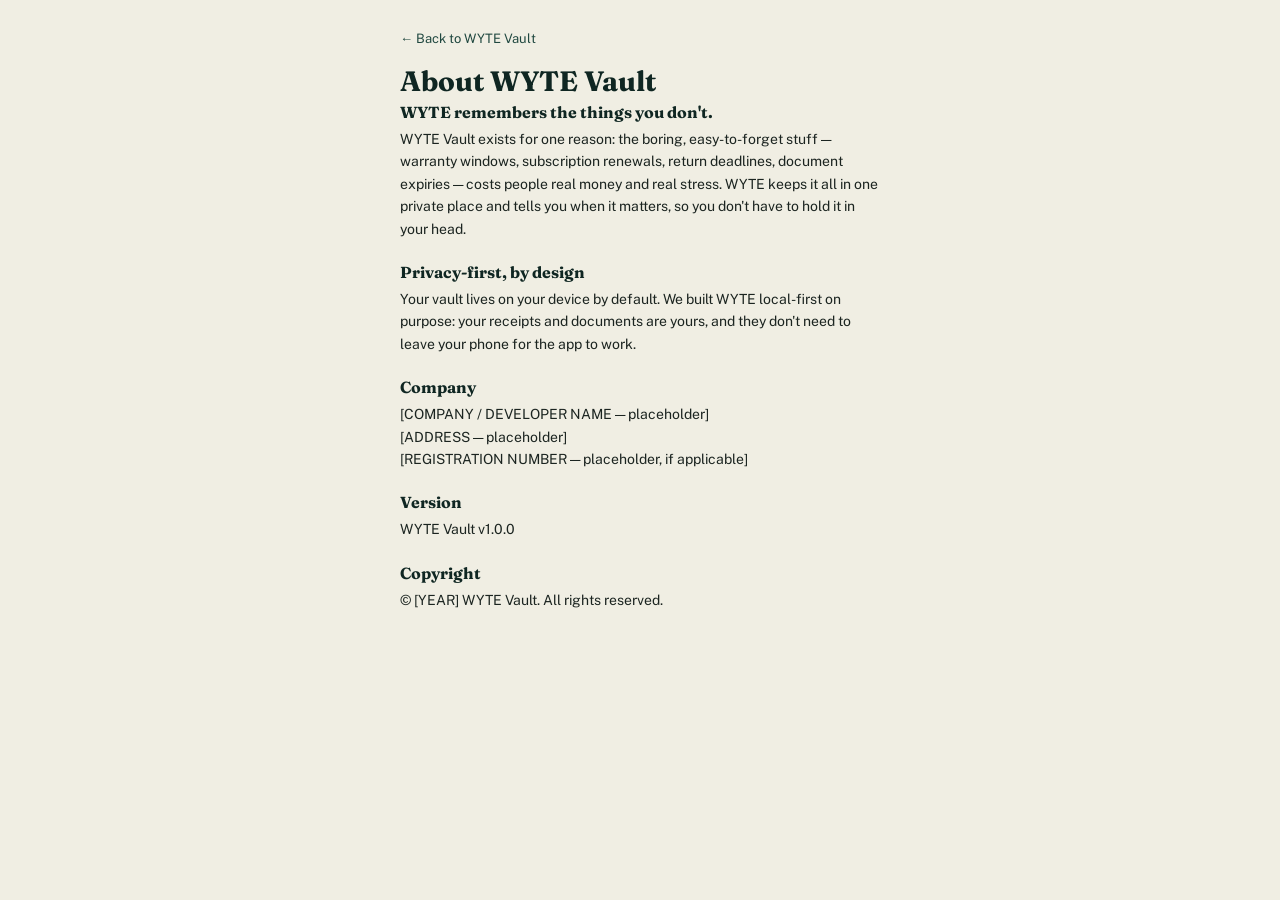
<file: about.html>
<!DOCTYPE html>
<html lang="en">
<head>
<meta charset="UTF-8">
<meta name="viewport" content="width=device-width, initial-scale=1">
<title>About — WYTE Vault</title>
<meta name="description" content="WYTE Vault is a private, local-first app for tracking receipts, warranties, subscriptions and documents. WYTE remembers the things you don't.">
<link rel="canonical" href="https://wytevault.app/about.html">
<link rel="icon" type="image/png" sizes="32x32" href="assets/icons/favicon-32.png">
<link rel="stylesheet" href="style.css">
<link href="https://fonts.googleapis.com/css2?family=Fraunces:opsz,wght@9..144,500;9..144,600;9..144,700&family=Public+Sans:wght@400;500;600;700&display=swap" rel="stylesheet">
</head>
<body>
<div class="app legal-page">
  <a href="index.html" class="legal-back">← Back to WYTE Vault</a>
  <h1 class="legal-title">About WYTE Vault</h1>

  <section class="legal-section">
    <h2>WYTE remembers the things you don't.</h2>
    <p>WYTE Vault exists for one reason: the boring, easy-to-forget stuff — warranty windows, subscription renewals, return deadlines, document expiries — costs people real money and real stress. WYTE keeps it all in one private place and tells you when it matters, so you don't have to hold it in your head.</p>
  </section>

  <section class="legal-section">
    <h2>Privacy-first, by design</h2>
    <p>Your vault lives on your device by default. We built WYTE local-first on purpose: your receipts and documents are yours, and they don't need to leave your phone for the app to work.</p>
  </section>

  <section class="legal-section">
    <h2>Company</h2>
    <p>[COMPANY / DEVELOPER NAME — placeholder]<br>
    [ADDRESS — placeholder]<br>
    [REGISTRATION NUMBER — placeholder, if applicable]</p>
  </section>

  <section class="legal-section">
    <h2>Version</h2>
    <p>WYTE Vault v1.0.0</p>
  </section>

  <section class="legal-section">
    <h2>Copyright</h2>
    <p>© [YEAR] WYTE Vault. All rights reserved.</p>
  </section>
</div>
</body>
</html>
</file>
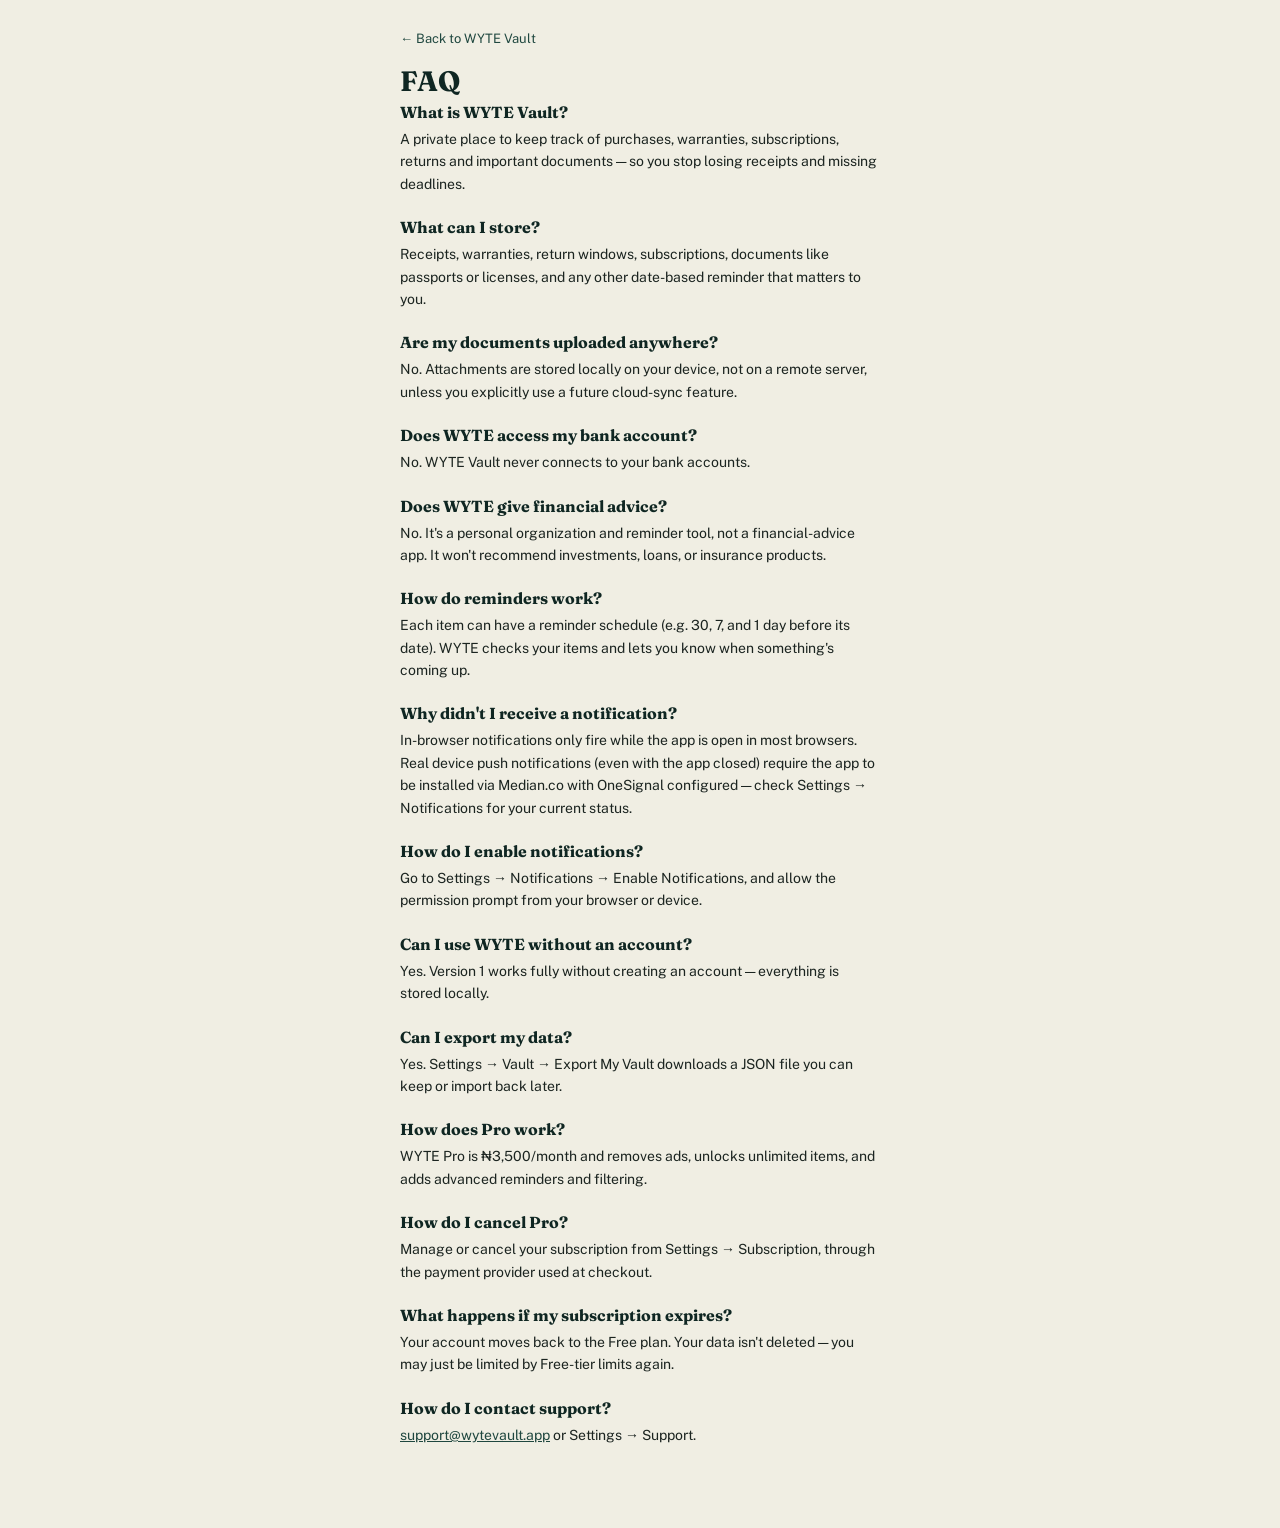
<file: faq.html>
<!DOCTYPE html>
<html lang="en">
<head>
<meta charset="UTF-8">
<meta name="viewport" content="width=device-width, initial-scale=1">
<title>FAQ — WYTE Vault</title>
<meta name="description" content="Answers about what WYTE Vault stores, how reminders and notifications work, and how the Pro subscription works.">
<link rel="canonical" href="https://wytevault.app/faq.html">
<link rel="icon" type="image/png" sizes="32x32" href="assets/icons/favicon-32.png">
<link rel="stylesheet" href="style.css">
<link href="https://fonts.googleapis.com/css2?family=Fraunces:opsz,wght@9..144,500;9..144,600;9..144,700&family=Public+Sans:wght@400;500;600;700&display=swap" rel="stylesheet">
</head>
<body>
<div class="app legal-page">
  <a href="index.html" class="legal-back">← Back to WYTE Vault</a>
  <h1 class="legal-title">FAQ</h1>

  <section class="legal-section">
    <h2>What is WYTE Vault?</h2>
    <p>A private place to keep track of purchases, warranties, subscriptions, returns and important documents — so you stop losing receipts and missing deadlines.</p>
  </section>

  <section class="legal-section">
    <h2>What can I store?</h2>
    <p>Receipts, warranties, return windows, subscriptions, documents like passports or licenses, and any other date-based reminder that matters to you.</p>
  </section>

  <section class="legal-section">
    <h2>Are my documents uploaded anywhere?</h2>
    <p>No. Attachments are stored locally on your device, not on a remote server, unless you explicitly use a future cloud-sync feature.</p>
  </section>

  <section class="legal-section">
    <h2>Does WYTE access my bank account?</h2>
    <p>No. WYTE Vault never connects to your bank accounts.</p>
  </section>

  <section class="legal-section">
    <h2>Does WYTE give financial advice?</h2>
    <p>No. It's a personal organization and reminder tool, not a financial-advice app. It won't recommend investments, loans, or insurance products.</p>
  </section>

  <section class="legal-section">
    <h2>How do reminders work?</h2>
    <p>Each item can have a reminder schedule (e.g. 30, 7, and 1 day before its date). WYTE checks your items and lets you know when something's coming up.</p>
  </section>

  <section class="legal-section">
    <h2>Why didn't I receive a notification?</h2>
    <p>In-browser notifications only fire while the app is open in most browsers. Real device push notifications (even with the app closed) require the app to be installed via Median.co with OneSignal configured — check Settings → Notifications for your current status.</p>
  </section>

  <section class="legal-section">
    <h2>How do I enable notifications?</h2>
    <p>Go to Settings → Notifications → Enable Notifications, and allow the permission prompt from your browser or device.</p>
  </section>

  <section class="legal-section">
    <h2>Can I use WYTE without an account?</h2>
    <p>Yes. Version 1 works fully without creating an account — everything is stored locally.</p>
  </section>

  <section class="legal-section">
    <h2>Can I export my data?</h2>
    <p>Yes. Settings → Vault → Export My Vault downloads a JSON file you can keep or import back later.</p>
  </section>

  <section class="legal-section">
    <h2>How does Pro work?</h2>
    <p>WYTE Pro is ₦3,500/month and removes ads, unlocks unlimited items, and adds advanced reminders and filtering.</p>
  </section>

  <section class="legal-section">
    <h2>How do I cancel Pro?</h2>
    <p>Manage or cancel your subscription from Settings → Subscription, through the payment provider used at checkout.</p>
  </section>

  <section class="legal-section">
    <h2>What happens if my subscription expires?</h2>
    <p>Your account moves back to the Free plan. Your data isn't deleted — you may just be limited by Free-tier limits again.</p>
  </section>

  <section class="legal-section">
    <h2>How do I contact support?</h2>
    <p><a href="mailto:support@wytevault.app">support@wytevault.app</a> or Settings → Support.</p>
  </section>
</div>
</body>
</html>
</file>
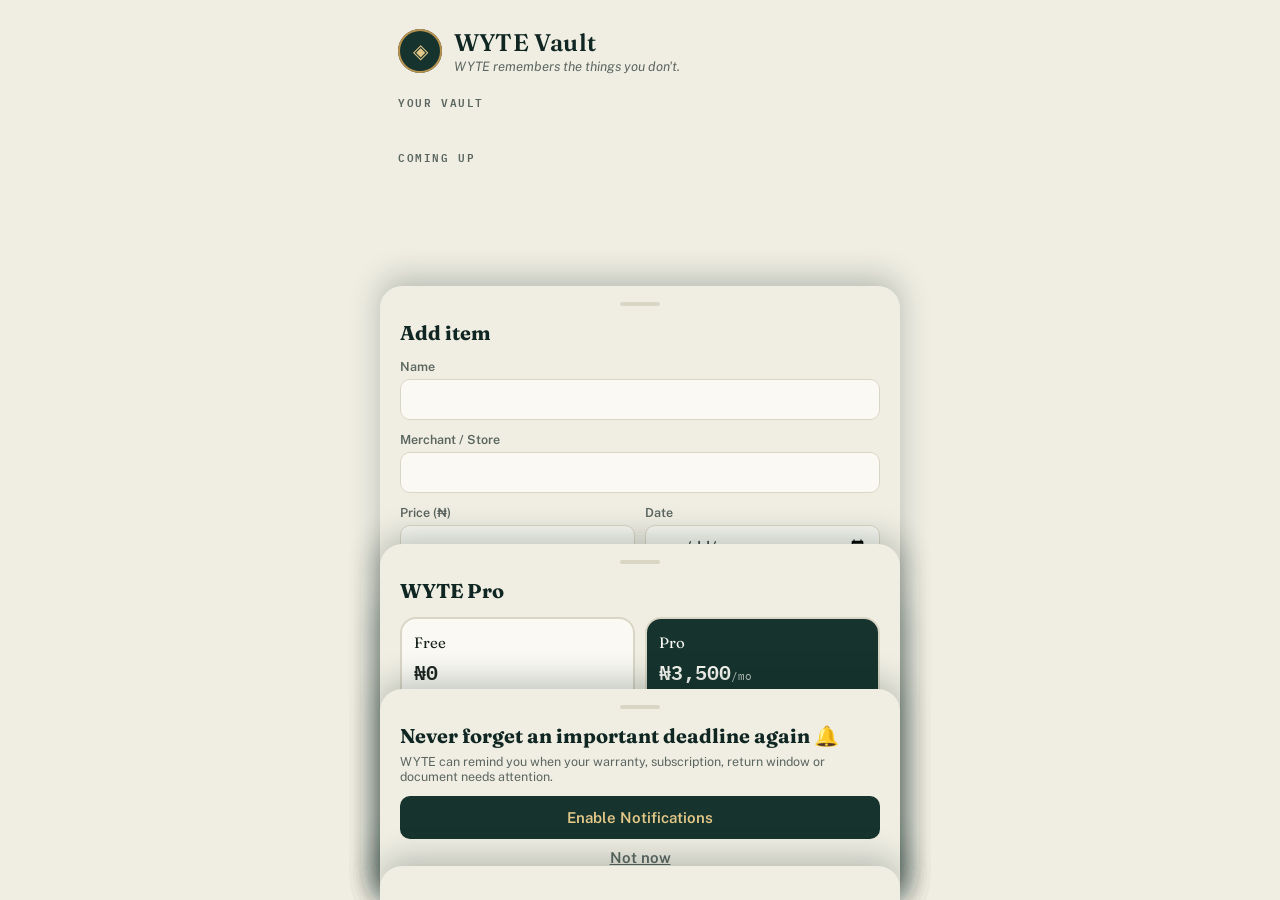
<file: index-2.html>
<!DOCTYPE html>
<html lang="en">
<head>
<meta charset="UTF-8">
<meta name="viewport" content="width=device-width, initial-scale=1, viewport-fit=cover">
<title>WYTE Vault — WYTE remembers the things you don't.</title>
<meta name="description" content="Track receipts, warranties, subscriptions and documents in one private vault. WYTE remembers the things you don't.">
<meta name="theme-color" content="#16332D">
<link rel="manifest" href="manifest.json">
<link rel="icon" type="image/png" sizes="32x32" href="assets/icons/favicon-32.png">
<link rel="icon" type="image/png" sizes="16x16" href="assets/icons/favicon-16.png">
<link rel="apple-touch-icon" href="assets/icons/apple-touch-icon.png">
<link rel="stylesheet" href="style.css">
<link rel="preconnect" href="https://fonts.googleapis.com">
<link rel="preconnect" href="https://fonts.gstatic.com" crossorigin>
<link href="https://fonts.googleapis.com/css2?family=Fraunces:opsz,wght@9..144,500;9..144,600;9..144,700&family=Public+Sans:wght@400;500;600;700&family=IBM+Plex+Mono:wght@500;600&display=swap" rel="stylesheet">
</head>
<body>

<div class="app">

  <!-- ===== HOME / DASHBOARD ===== -->
  <main id="view-home" class="view view--active" data-view="home">

    <header class="topbar">
      <div class="topbar__brand">
        <span class="brand-mark" aria-hidden="true">◈</span>
        <div>
          <h1 class="brand-title">WYTE Vault</h1>
          <p class="brand-tagline">WYTE remembers the things you don't.</p>
        </div>
      </div>
    </header>

    <section class="ledger-summary" aria-label="Vault overview">
      <h2 class="section-eyebrow">Your Vault</h2>
      <div class="ledger-summary__row" id="summary-row">
        <!-- filled by JS -->
      </div>
    </section>

    <section class="coming-up" aria-label="Coming up">
      <div class="section-head">
        <h2 class="section-eyebrow">Coming Up</h2>
      </div>
      <div id="coming-up-list" class="stack">
        <!-- filled by JS -->
      </div>
    </section>

  </main>

  <!-- ===== VAULT (ALL ITEMS) ===== -->
  <main id="view-vault" class="view" data-view="vault">
    <header class="subpage-header">
      <h1 class="subpage-title">Vault</h1>
    </header>

    <div class="search-row">
      <input type="search" id="search-input" class="search-input" placeholder="Search your vault…" aria-label="Search your vault">
    </div>

    <div class="filter-row" id="filter-row" role="tablist" aria-label="Filter by category">
      <button class="chip chip--active" data-filter="all" role="tab" aria-selected="true">All</button>
      <button class="chip" data-filter="purchase" role="tab" aria-selected="false">🧾 Purchases</button>
      <button class="chip" data-filter="warranty" role="tab" aria-selected="false">🛡️ Warranties</button>
      <button class="chip" data-filter="return" role="tab" aria-selected="false">📦 Returns</button>
      <button class="chip" data-filter="subscription" role="tab" aria-selected="false">💳 Subscriptions</button>
      <button class="chip" data-filter="document" role="tab" aria-selected="false">📄 Documents</button>
      <button class="chip" data-filter="reminder" role="tab" aria-selected="false">📅 Reminders</button>
      <button class="chip" data-filter="archived" role="tab" aria-selected="false">Archived</button>
    </div>

    <div id="vault-list" class="stack">
      <!-- filled by JS -->
    </div>
  </main>

  <!-- ===== ALERTS ===== -->
  <main id="view-alerts" class="view" data-view="alerts">
    <header class="subpage-header">
      <h1 class="subpage-title">Alerts</h1>
    </header>
    <div class="filter-row" style="margin-bottom:14px;">
      <button class="chip chip--active" id="alerts-mode-list" data-mode="list">List</button>
      <button class="chip" id="alerts-mode-timeline" data-mode="timeline">📅 Timeline</button>
    </div>
    <div id="alerts-list" class="stack">
      <!-- filled by JS -->
    </div>
    <div id="alerts-timeline" class="stack" style="display:none;">
      <!-- filled by JS -->
    </div>
  </main>

  <!-- ===== SETTINGS ===== -->
  <main id="view-settings" class="view" data-view="settings">
    <header class="subpage-header">
      <h1 class="subpage-title">Settings</h1>
    </header>

    <div class="settings-group">
      <h2 class="settings-group__title">Appearance</h2>
      <div class="segmented" id="appearance-segmented">
        <button class="segmented__btn" data-appearance="light">Light</button>
        <button class="segmented__btn" data-appearance="dark">Dark</button>
        <button class="segmented__btn" data-appearance="system">System</button>
      </div>
    </div>

    <div class="settings-group">
      <h2 class="settings-group__title">Notifications</h2>
      <div class="settings-row">
        <span>Permission status</span>
        <span class="settings-row__value" id="notif-permission-status">Checking…</span>
      </div>
      <button class="btn btn--ghost" id="enable-notif-btn" style="margin:10px 0;">Enable Notifications</button>
      <label class="toggle-row"><input type="checkbox" data-notif-pref="expiry" checked> Expiry reminders</label>
      <label class="toggle-row"><input type="checkbox" data-notif-pref="subscription" checked> Subscription renewals</label>
      <label class="toggle-row"><input type="checkbox" data-notif-pref="warranty" checked> Warranty reminders</label>
      <label class="toggle-row"><input type="checkbox" data-notif-pref="return" checked> Return deadlines</label>
      <label class="toggle-row"><input type="checkbox" data-notif-pref="document" checked> Document reminders</label>
      <label class="toggle-row"><input type="checkbox" data-notif-pref="weekly"> Weekly vault summary</label>

      <p class="field__label" style="margin-top:14px;">Notification style</p>
      <div class="segmented" id="notif-style-segmented">
        <button class="segmented__btn" data-style="funny">Funny 😄</button>
        <button class="segmented__btn" data-style="simple">Simple</button>
        <button class="segmented__btn" data-style="professional">Professional</button>
      </div>
      <button class="btn btn--ghost" id="send-test-notif-btn" style="margin-top:12px;">Send Test Notification</button>
      <p class="field__label" style="margin-top:10px; font-weight:400; color:var(--ink-muted);">
        In-browser notifications work here directly. Real device push (even when the app is closed) requires this PWA to be wrapped with Median.co and connected to OneSignal — see <code>config.js</code> for where those IDs go.
      </p>
    </div>

    <div class="settings-group">
      <h2 class="settings-group__title">Vault</h2>
      <label class="field" style="margin-bottom:10px;">
        <span class="field__label">Default sorting</span>
        <select id="setting-default-sort">
          <option value="soonest">Soonest first</option>
          <option value="newest">Newest added</option>
          <option value="name">Name (A–Z)</option>
        </select>
      </label>
      <label class="toggle-row"><input type="checkbox" id="setting-confirm-delete" checked> Confirm before deleting</label>
      <div class="settings-row" style="margin-top:12px;">
        <button class="btn btn--ghost" id="export-vault-btn">Export My Vault</button>
        <button class="btn btn--ghost" id="import-vault-btn">Import Vault</button>
        <input type="file" id="import-vault-input" accept="application/json" style="display:none;">
      </div>
    </div>

    <div class="settings-group">
      <h2 class="settings-group__title">Subscription</h2>
      <div class="plan-card" id="plan-card">
        <div>
          <p class="plan-card__name">Free plan</p>
          <p class="plan-card__desc">Limited items, ads shown, basic reminders.</p>
        </div>
        <button class="btn btn--primary" style="width:auto; padding:10px 18px;" id="open-pricing-btn">Upgrade</button>
      </div>
    </div>

    <div class="settings-group">
      <h2 class="settings-group__title">Privacy</h2>
      <p class="field__label" style="font-weight:400; color:var(--ink-muted); margin-bottom:10px;">
        Your vault stays on your device unless you choose a feature that requires syncing.
      </p>
      <button class="btn btn--ghost" id="clear-data-btn">Clear local vault data</button>
    </div>

    <div class="settings-group">
      <h2 class="settings-group__title">Support &amp; Legal</h2>
      <a class="settings-link" href="faq.html">FAQ</a>
      <a class="settings-link" href="about.html">About WYTE Vault</a>
      <a class="settings-link" href="privacy.html">Privacy Policy</a>
      <a class="settings-link" href="terms.html">Terms of Service</a>
      <a class="settings-link" href="mailto:support@wytevault.app">Contact Support</a>
    </div>

    <p class="app-version">WYTE Vault · v1.0.0</p>
  </main>

  <!-- ===== ADD ITEM: CATEGORY PICKER ===== -->
  <div id="sheet-add-category" class="sheet" aria-hidden="true">
    <div class="sheet__panel">
      <div class="sheet__handle" aria-hidden="true"></div>
      <h2 class="sheet__title">What are you adding?</h2>
      <div class="category-grid">
        <button class="category-btn" data-category="purchase"><span>🧾</span>Purchase</button>
        <button class="category-btn" data-category="warranty"><span>🛡️</span>Warranty</button>
        <button class="category-btn" data-category="return"><span>📦</span>Return</button>
        <button class="category-btn" data-category="subscription"><span>💳</span>Subscription</button>
        <button class="category-btn" data-category="document"><span>📄</span>Document</button>
        <button class="category-btn" data-category="reminder"><span>📅</span>Reminder</button>
      </div>
      <button class="btn btn--text" id="quick-add-open-btn">⚡ Use Quick Add instead</button>
      <button class="btn btn--text btn--muted" data-close-sheet="sheet-add-category">Cancel</button>
    </div>
  </div>

  <!-- ===== ADD ITEM: FORM ===== -->
  <div id="sheet-add-form" class="sheet" aria-hidden="true">
    <div class="sheet__panel">
      <div class="sheet__handle" aria-hidden="true"></div>
      <h2 class="sheet__title" id="add-form-title">Add item</h2>
      <form id="add-item-form" class="item-form">
        <label class="field">
          <span class="field__label" id="field-label-name">Name</span>
          <input type="text" name="name" id="field-name" required>
        </label>
        <label class="field" id="field-wrap-org">
          <span class="field__label" id="field-label-org">Merchant / Store</span>
          <input type="text" name="org" id="field-org">
        </label>
        <div class="field-row">
          <label class="field" id="field-wrap-price">
            <span class="field__label">Price (₦)</span>
            <input type="number" name="price" id="field-price" min="0" step="0.01">
          </label>
          <label class="field">
            <span class="field__label" id="field-label-date">Date</span>
            <input type="date" name="date" id="field-date" required>
          </label>
        </div>
        <label class="field" id="field-wrap-freq">
          <span class="field__label">Billing frequency</span>
          <select name="frequency" id="field-frequency">
            <option value="monthly">Monthly</option>
            <option value="yearly">Yearly</option>
            <option value="weekly">Weekly</option>
          </select>
        </label>
        <label class="field">
          <span class="field__label">Notes</span>
          <textarea name="notes" id="field-notes" rows="2"></textarea>
        </label>
        <div class="field">
          <span class="field__label">Attachment (receipt, photo, PDF)</span>
          <input type="file" id="field-attachment" accept="image/*,application/pdf">
          <div id="attachment-preview"></div>
        </div>
        <div class="sheet__actions">
          <button type="button" class="btn btn--ghost" data-close-sheet="sheet-add-form">Cancel</button>
          <button type="submit" class="btn btn--primary">Save to Vault</button>
        </div>
      </form>
    </div>
  </div>

  <!-- ===== QUICK ADD ===== -->
  <div id="sheet-quick-add" class="sheet" aria-hidden="true">
    <div class="sheet__panel">
      <div class="sheet__handle" aria-hidden="true"></div>
      <h2 class="sheet__title">Quick Add</h2>
      <p class="sheet__hint">Try: "Netflix ₦4500 renews every month on August 15"</p>
      <textarea id="quick-add-input" class="quick-add-textarea" rows="3" placeholder="Type it the way you'd say it…"></textarea>
      <button class="btn btn--primary" id="quick-add-parse-btn" type="button">Parse it</button>
      <div id="quick-add-preview"></div>
      <button class="btn btn--text btn--muted" data-close-sheet="sheet-quick-add">Cancel</button>
    </div>
  </div>

  <!-- ===== ITEM DETAIL ===== -->
  <div id="sheet-detail" class="sheet" aria-hidden="true">
    <div class="sheet__panel">
      <div class="sheet__handle" aria-hidden="true"></div>
      <div id="detail-content"><!-- filled by JS --></div>
    </div>
  </div>

  <!-- ===== PRICING / UPGRADE ===== -->
  <div id="sheet-pricing" class="sheet" aria-hidden="true">
    <div class="sheet__panel">
      <div class="sheet__handle" aria-hidden="true"></div>
      <h2 class="sheet__title">WYTE Pro</h2>
      <div class="pricing-cards">
        <div class="pricing-card">
          <p class="pricing-card__name">Free</p>
          <p class="pricing-card__price">₦0</p>
          <ul class="pricing-card__list">
            <li>Limited saved items</li>
            <li>Basic reminders &amp; search</li>
            <li>Contains ads</li>
          </ul>
        </div>
        <div class="pricing-card pricing-card--pro">
          <p class="pricing-card__name">Pro</p>
          <p class="pricing-card__price" id="pro-price">₦3,500<span>/mo</span></p>
          <ul class="pricing-card__list">
            <li>Unlimited items &amp; categories</li>
            <li>Advanced reminders &amp; filtering</li>
            <li>More attachment capacity</li>
            <li>No ads</li>
          </ul>
        </div>
      </div>
      <p class="sheet__hint">Payments aren't wired up in this build yet — this screen is ready for your payment provider's checkout.</p>
      <button class="btn btn--text btn--muted" data-close-sheet="sheet-pricing">Close</button>
    </div>
  </div>

  <!-- ===== NOTIFICATION PERMISSION ===== -->
  <div id="sheet-notif-permission" class="sheet" aria-hidden="true">
    <div class="sheet__panel">
      <div class="sheet__handle" aria-hidden="true"></div>
      <h2 class="sheet__title">Never forget an important deadline again 🔔</h2>
      <p class="sheet__hint">WYTE can remind you when your warranty, subscription, return window or document needs attention.</p>
      <button class="btn btn--primary" id="notif-permission-enable-btn">Enable Notifications</button>
      <button class="btn btn--text btn--muted" data-close-sheet="sheet-notif-permission">Not now</button>
    </div>
  </div>

  <!-- ===== ONBOARDING ===== -->
  <div id="sheet-onboarding" class="sheet sheet--onboarding" aria-hidden="true">
    <div class="sheet__panel">
      <div id="onboarding-slides"></div>
    </div>
  </div>

  <!-- ===== BOTTOM NAV ===== -->
  <nav class="bottom-nav" aria-label="Primary">
    <button class="nav-btn nav-btn--active" data-nav="home">
      <span class="nav-icon" aria-hidden="true">🏠</span><span>Home</span>
    </button>
    <button class="nav-btn" data-nav="vault">
      <span class="nav-icon" aria-hidden="true">🗂️</span><span>Vault</span>
    </button>
    <button class="nav-btn nav-btn--add" id="nav-add-btn" aria-label="Add item">
      <span class="nav-icon nav-icon--add" aria-hidden="true">＋</span>
    </button>
    <button class="nav-btn" data-nav="alerts">
      <span class="nav-icon" aria-hidden="true">🔔</span><span>Alerts</span>
    </button>
    <button class="nav-btn" data-nav="settings">
      <span class="nav-icon" aria-hidden="true">⚙️</span><span>Settings</span>
    </button>
  </nav>

</div>

<script src="config.js"></script>
<script src="app.js"></script>
</body>
</html>
</file>
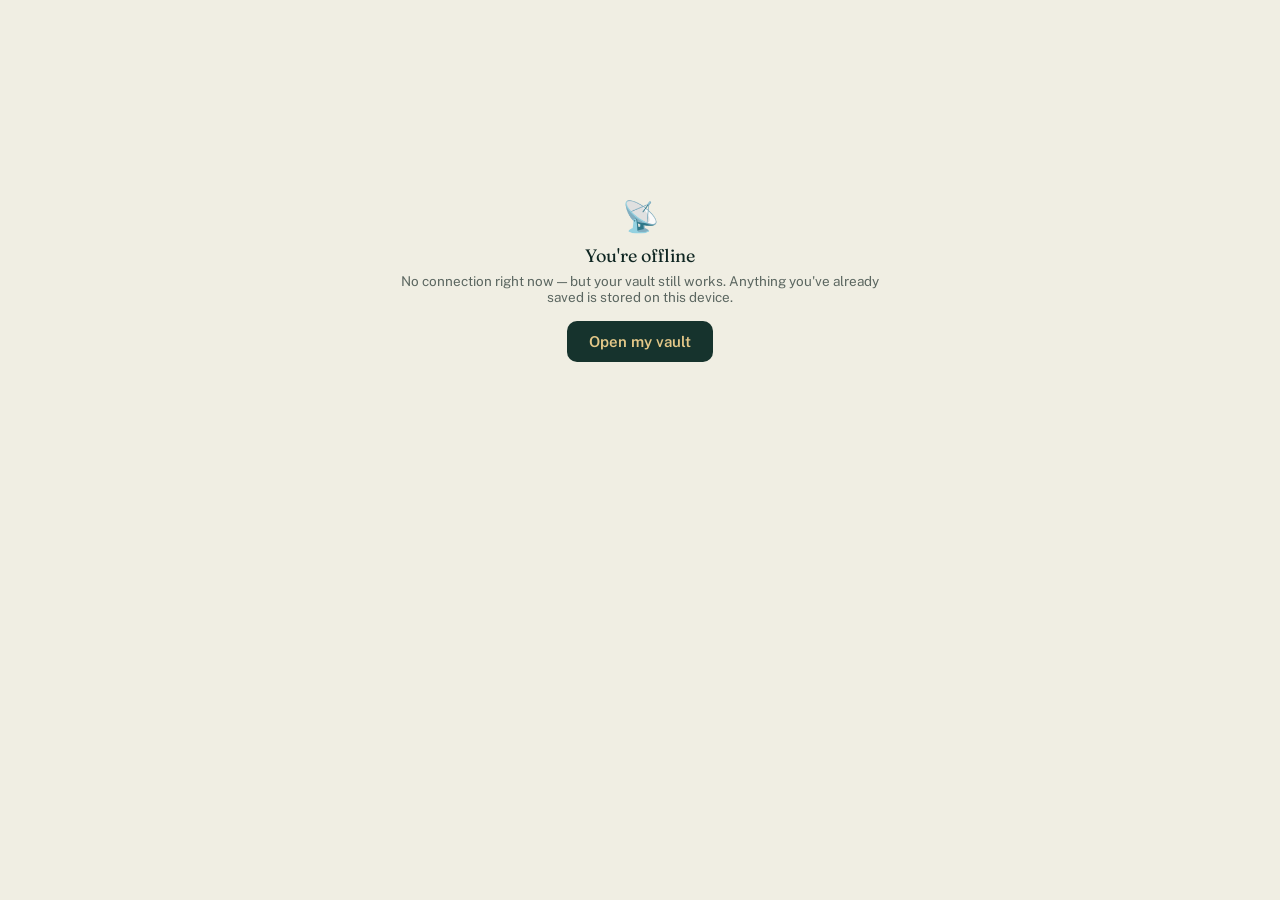
<file: offline-1.html>
<!DOCTYPE html>
<html lang="en">
<head>
<meta charset="UTF-8">
<meta name="viewport" content="width=device-width, initial-scale=1">
<title>You're offline — WYTE Vault</title>
<link rel="stylesheet" href="style.css">
<link href="https://fonts.googleapis.com/css2?family=Fraunces:opsz,wght@9..144,500;9..144,600;9..144,700&family=Public+Sans:wght@400;500;600;700&display=swap" rel="stylesheet">
</head>
<body>
<div class="app">
  <div class="empty-state" style="padding-top:22vh;">
    <span class="empty-state__icon">📡</span>
    <p class="empty-state__title">You're offline</p>
    <p class="empty-state__body">No connection right now — but your vault still works. Anything you've already saved is stored on this device.</p>
    <button class="btn btn--primary" style="width:auto; padding:12px 22px;" onclick="location.href='index.html'">Open my vault</button>
  </div>
</div>
</body>
</html>
</file>
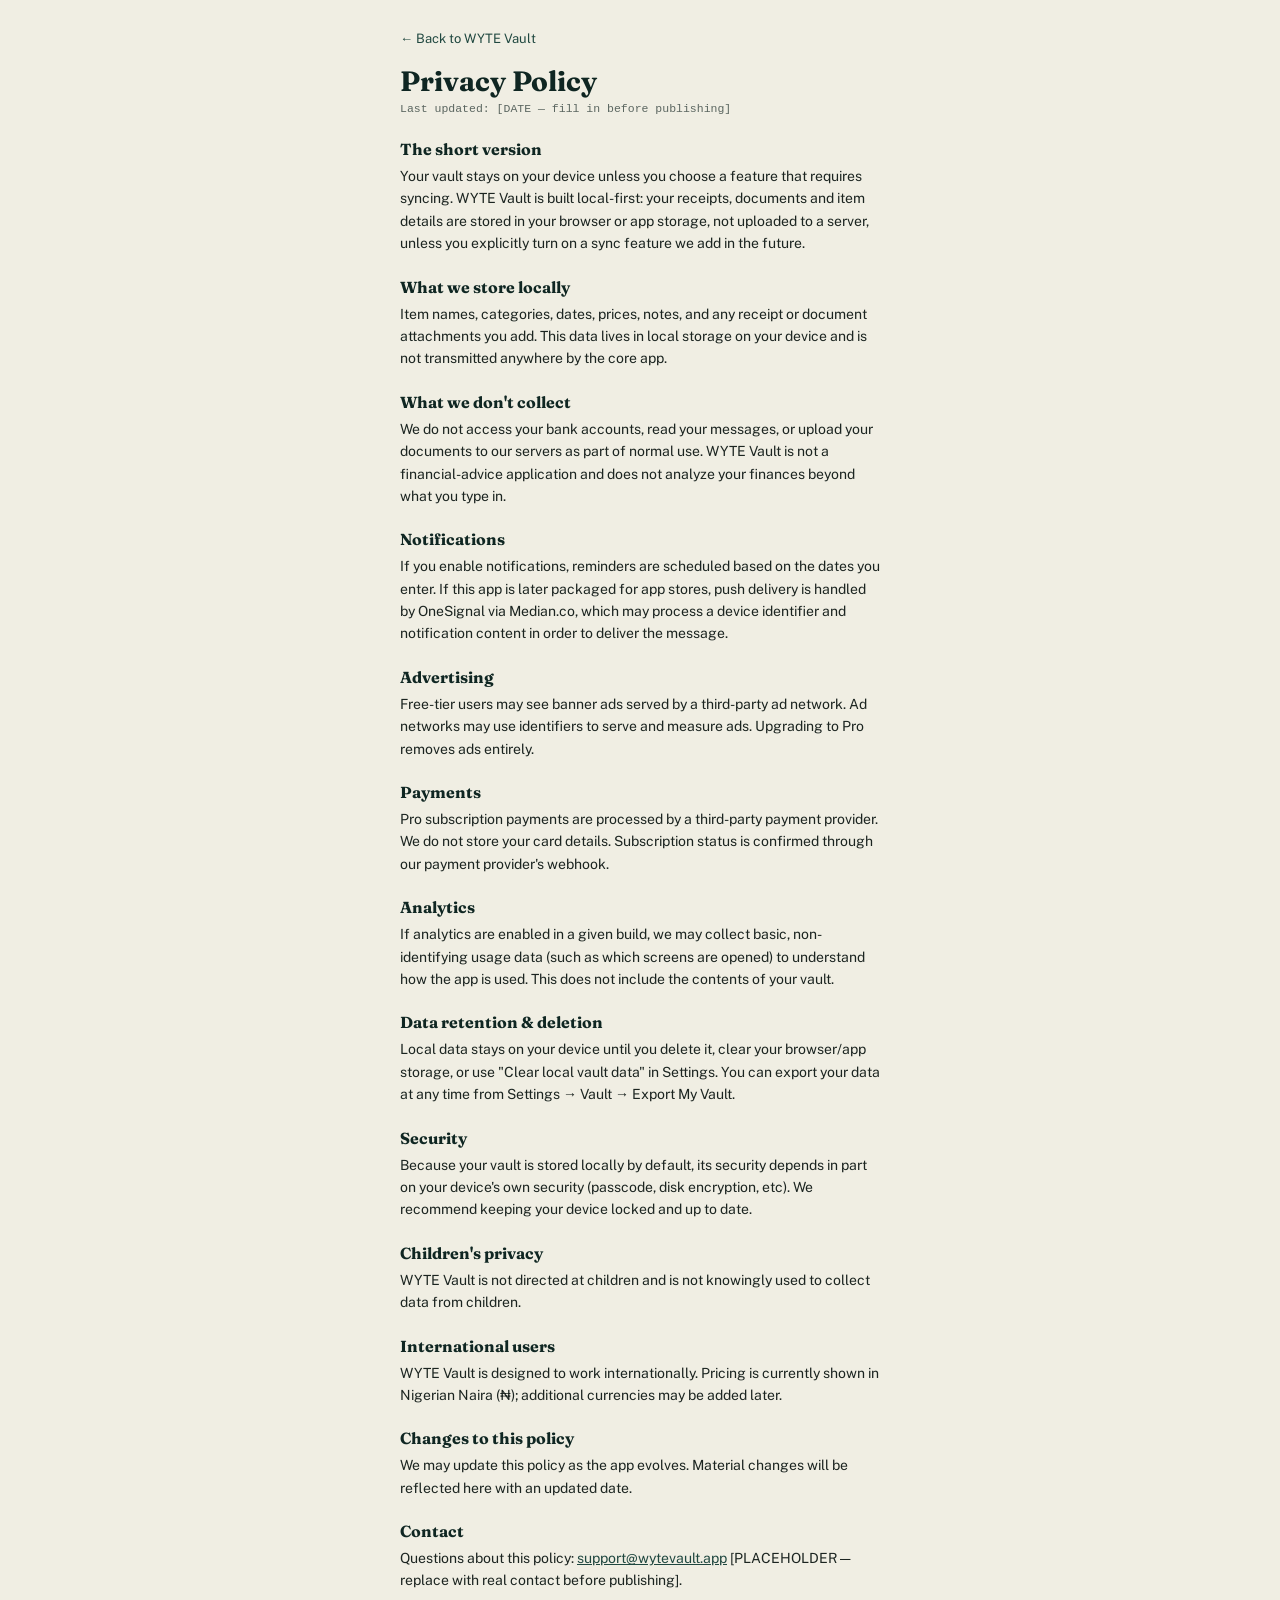
<file: privacy.html>
<!DOCTYPE html>
<html lang="en">
<head>
<meta charset="UTF-8">
<meta name="viewport" content="width=device-width, initial-scale=1">
<title>Privacy Policy — WYTE Vault</title>
<meta name="description" content="How WYTE Vault handles your data: what's stored locally, what's not collected, and how third-party services like notifications, ads and payments work.">
<link rel="canonical" href="https://wytevault.app/privacy.html">
<link rel="icon" type="image/png" sizes="32x32" href="assets/icons/favicon-32.png">
<link rel="stylesheet" href="style.css">
<link href="https://fonts.googleapis.com/css2?family=Fraunces:opsz,wght@9..144,500;9..144,600;9..144,700&family=Public+Sans:wght@400;500;600;700&display=swap" rel="stylesheet">
</head>
<body>
<div class="app legal-page">
  <a href="index.html" class="legal-back">← Back to WYTE Vault</a>
  <h1 class="legal-title">Privacy Policy</h1>
  <p class="legal-updated">Last updated: [DATE — fill in before publishing]</p>

  <section class="legal-section">
    <h2>The short version</h2>
    <p>Your vault stays on your device unless you choose a feature that requires syncing. WYTE Vault is built local-first: your receipts, documents and item details are stored in your browser or app storage, not uploaded to a server, unless you explicitly turn on a sync feature we add in the future.</p>
  </section>

  <section class="legal-section">
    <h2>What we store locally</h2>
    <p>Item names, categories, dates, prices, notes, and any receipt or document attachments you add. This data lives in local storage on your device and is not transmitted anywhere by the core app.</p>
  </section>

  <section class="legal-section">
    <h2>What we don't collect</h2>
    <p>We do not access your bank accounts, read your messages, or upload your documents to our servers as part of normal use. WYTE Vault is not a financial-advice application and does not analyze your finances beyond what you type in.</p>
  </section>

  <section class="legal-section">
    <h2>Notifications</h2>
    <p>If you enable notifications, reminders are scheduled based on the dates you enter. If this app is later packaged for app stores, push delivery is handled by OneSignal via Median.co, which may process a device identifier and notification content in order to deliver the message.</p>
  </section>

  <section class="legal-section">
    <h2>Advertising</h2>
    <p>Free-tier users may see banner ads served by a third-party ad network. Ad networks may use identifiers to serve and measure ads. Upgrading to Pro removes ads entirely.</p>
  </section>

  <section class="legal-section">
    <h2>Payments</h2>
    <p>Pro subscription payments are processed by a third-party payment provider. We do not store your card details. Subscription status is confirmed through our payment provider's webhook.</p>
  </section>

  <section class="legal-section">
    <h2>Analytics</h2>
    <p>If analytics are enabled in a given build, we may collect basic, non-identifying usage data (such as which screens are opened) to understand how the app is used. This does not include the contents of your vault.</p>
  </section>

  <section class="legal-section">
    <h2>Data retention &amp; deletion</h2>
    <p>Local data stays on your device until you delete it, clear your browser/app storage, or use "Clear local vault data" in Settings. You can export your data at any time from Settings → Vault → Export My Vault.</p>
  </section>

  <section class="legal-section">
    <h2>Security</h2>
    <p>Because your vault is stored locally by default, its security depends in part on your device's own security (passcode, disk encryption, etc). We recommend keeping your device locked and up to date.</p>
  </section>

  <section class="legal-section">
    <h2>Children's privacy</h2>
    <p>WYTE Vault is not directed at children and is not knowingly used to collect data from children.</p>
  </section>

  <section class="legal-section">
    <h2>International users</h2>
    <p>WYTE Vault is designed to work internationally. Pricing is currently shown in Nigerian Naira (₦); additional currencies may be added later.</p>
  </section>

  <section class="legal-section">
    <h2>Changes to this policy</h2>
    <p>We may update this policy as the app evolves. Material changes will be reflected here with an updated date.</p>
  </section>

  <section class="legal-section">
    <h2>Contact</h2>
    <p>Questions about this policy: <a href="mailto:support@wytevault.app">support@wytevault.app</a> [PLACEHOLDER — replace with real contact before publishing].</p>
  </section>
</div>
</body>
</html>
</file>
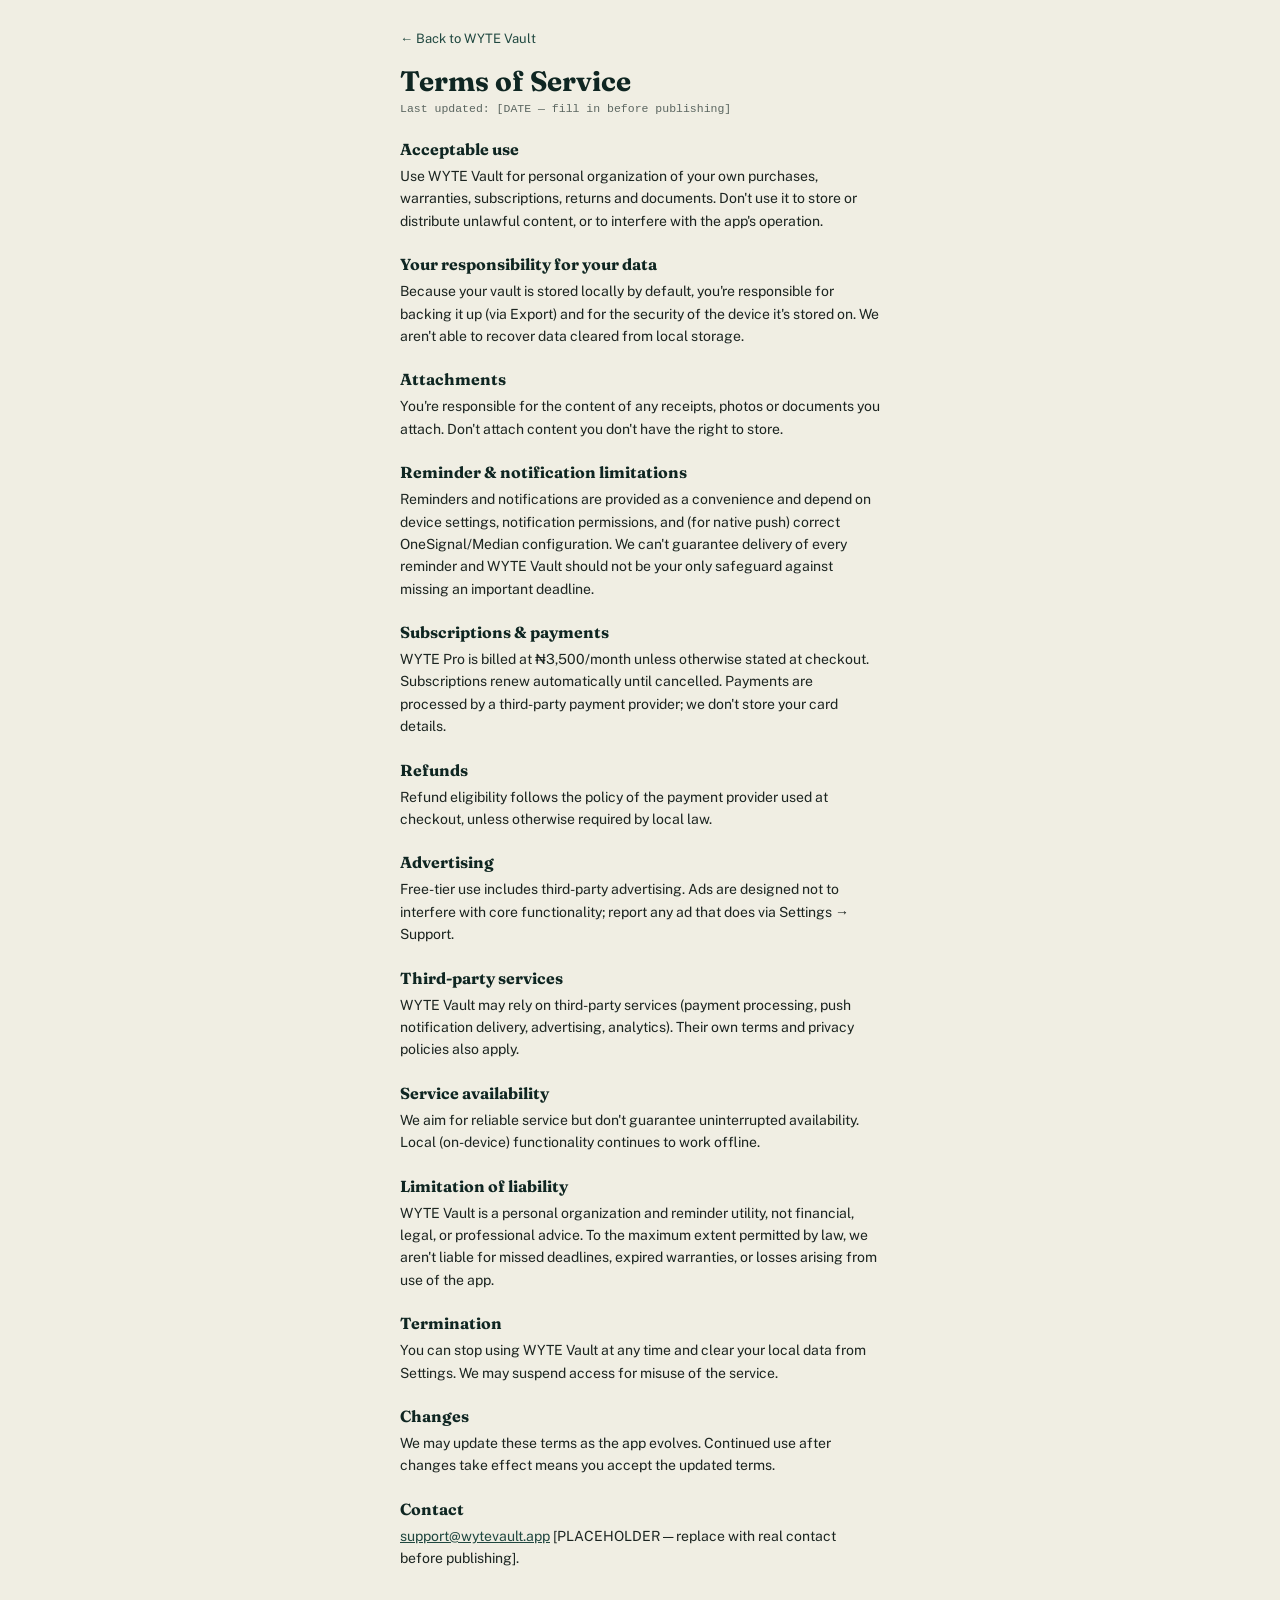
<file: terms.html>
<!DOCTYPE html>
<html lang="en">
<head>
<meta charset="UTF-8">
<meta name="viewport" content="width=device-width, initial-scale=1">
<title>Terms of Service — WYTE Vault</title>
<meta name="description" content="The terms that govern your use of WYTE Vault, including subscriptions, payments, refunds and limitations of liability.">
<link rel="canonical" href="https://wytevault.app/terms.html">
<link rel="icon" type="image/png" sizes="32x32" href="assets/icons/favicon-32.png">
<link rel="stylesheet" href="style.css">
<link href="https://fonts.googleapis.com/css2?family=Fraunces:opsz,wght@9..144,500;9..144,600;9..144,700&family=Public+Sans:wght@400;500;600;700&display=swap" rel="stylesheet">
</head>
<body>
<div class="app legal-page">
  <a href="index.html" class="legal-back">← Back to WYTE Vault</a>
  <h1 class="legal-title">Terms of Service</h1>
  <p class="legal-updated">Last updated: [DATE — fill in before publishing]</p>

  <section class="legal-section">
    <h2>Acceptable use</h2>
    <p>Use WYTE Vault for personal organization of your own purchases, warranties, subscriptions, returns and documents. Don't use it to store or distribute unlawful content, or to interfere with the app's operation.</p>
  </section>

  <section class="legal-section">
    <h2>Your responsibility for your data</h2>
    <p>Because your vault is stored locally by default, you're responsible for backing it up (via Export) and for the security of the device it's stored on. We aren't able to recover data cleared from local storage.</p>
  </section>

  <section class="legal-section">
    <h2>Attachments</h2>
    <p>You're responsible for the content of any receipts, photos or documents you attach. Don't attach content you don't have the right to store.</p>
  </section>

  <section class="legal-section">
    <h2>Reminder &amp; notification limitations</h2>
    <p>Reminders and notifications are provided as a convenience and depend on device settings, notification permissions, and (for native push) correct OneSignal/Median configuration. We can't guarantee delivery of every reminder and WYTE Vault should not be your only safeguard against missing an important deadline.</p>
  </section>

  <section class="legal-section">
    <h2>Subscriptions &amp; payments</h2>
    <p>WYTE Pro is billed at ₦3,500/month unless otherwise stated at checkout. Subscriptions renew automatically until cancelled. Payments are processed by a third-party payment provider; we don't store your card details.</p>
  </section>

  <section class="legal-section">
    <h2>Refunds</h2>
    <p>Refund eligibility follows the policy of the payment provider used at checkout, unless otherwise required by local law.</p>
  </section>

  <section class="legal-section">
    <h2>Advertising</h2>
    <p>Free-tier use includes third-party advertising. Ads are designed not to interfere with core functionality; report any ad that does via Settings → Support.</p>
  </section>

  <section class="legal-section">
    <h2>Third-party services</h2>
    <p>WYTE Vault may rely on third-party services (payment processing, push notification delivery, advertising, analytics). Their own terms and privacy policies also apply.</p>
  </section>

  <section class="legal-section">
    <h2>Service availability</h2>
    <p>We aim for reliable service but don't guarantee uninterrupted availability. Local (on-device) functionality continues to work offline.</p>
  </section>

  <section class="legal-section">
    <h2>Limitation of liability</h2>
    <p>WYTE Vault is a personal organization and reminder utility, not financial, legal, or professional advice. To the maximum extent permitted by law, we aren't liable for missed deadlines, expired warranties, or losses arising from use of the app.</p>
  </section>

  <section class="legal-section">
    <h2>Termination</h2>
    <p>You can stop using WYTE Vault at any time and clear your local data from Settings. We may suspend access for misuse of the service.</p>
  </section>

  <section class="legal-section">
    <h2>Changes</h2>
    <p>We may update these terms as the app evolves. Continued use after changes take effect means you accept the updated terms.</p>
  </section>

  <section class="legal-section">
    <h2>Contact</h2>
    <p><a href="mailto:support@wytevault.app">support@wytevault.app</a> [PLACEHOLDER — replace with real contact before publishing].</p>
  </section>
</div>
</body>
</html>
</file>
<file: style.css>
/* =========================================================
   WYTE VAULT — design tokens
   Concept: a bank-vault ledger. Deep ink-teal + brass accent,
   stamped circular status badges, monospace ledger digits.
   ========================================================= */
:root{
  --ink-900: #0F2622;
  --ink-800: #16332D;
  --ink-700: #1F473F;
  --brass:   #B9924F;
  --brass-light: #E4C888;
  --paper:   #F0EEE3;
  --paper-raised: #FAF9F3;
  --paper-line: #DAD6C6;
  --ink-text: #1B2420;
  --ink-muted: #5B6660;

  --red:    #B4432E;
  --red-bg: #F6E4DE;
  --amber:  #B9762F;
  --amber-bg: #F5E7D3;
  --yellow: #8C8330;
  --yellow-bg: #F2EFD5;
  --green:  #3F6B4E;
  --green-bg: #E1EBE1;

  --font-display: 'Fraunces', Georgia, serif;
  --font-body: 'Public Sans', -apple-system, BlinkMacSystemFont, sans-serif;
  --font-mono: 'IBM Plex Mono', ui-monospace, monospace;

  --radius-sm: 10px;
  --radius-md: 16px;
  --radius-lg: 22px;

  --shadow-card: 0 1px 2px rgba(15,38,34,0.06), 0 6px 16px rgba(15,38,34,0.07);
  --shadow-sheet: 0 -8px 30px rgba(15,38,34,0.25);
}

html.theme-dark{
  --paper: #12201D;
  --paper-raised: #182B26;
  --paper-line: #294038;
  --ink-text: #EDEAE0;
  --ink-muted: #9BAAA3;
  --ink-900: #F3F1E7;
}
html.theme-dark .brand-mark{ box-shadow: inset 0 0 0 2px var(--brass); }
html.theme-dark .nav-icon--add{ box-shadow: 0 4px 14px rgba(0,0,0,0.5); }

*{ box-sizing: border-box; }
html,body{ height: 100%; }
body{
  margin: 0;
  background: var(--paper);
  color: var(--ink-text);
  font-family: var(--font-body);
  -webkit-font-smoothing: antialiased;
}
button, input, select, textarea{ font-family: inherit; }
button{ cursor: pointer; }
@media (prefers-reduced-motion: reduce){
  *{ animation-duration: 0.01ms !important; transition-duration: 0.01ms !important; }
}

.app{
  max-width: 520px;
  margin: 0 auto;
  min-height: 100vh;
  padding-bottom: 92px;
  position: relative;
}

/* ---------- Views ---------- */
.view{ display: none; padding: 20px 18px 12px; animation: fadeIn .25s ease; }
.view--active{ display: block; }
@keyframes fadeIn{ from{ opacity: 0; transform: translateY(6px);} to{ opacity: 1; transform: translateY(0);} }

/* ---------- Top bar ---------- */
.topbar{ padding: 8px 0 18px; }
.topbar__brand{ display: flex; align-items: center; gap: 12px; }
.brand-mark{
  display: inline-flex; align-items: center; justify-content: center;
  width: 44px; height: 44px; border-radius: 50%;
  background: var(--ink-800); color: var(--brass-light);
  font-size: 20px; flex-shrink: 0;
  box-shadow: inset 0 0 0 2px var(--brass);
}
.brand-title{
  font-family: var(--font-display); font-weight: 600; font-size: 24px;
  margin: 0; letter-spacing: 0.2px; color: var(--ink-900);
}
.brand-tagline{ margin: 2px 0 0; font-size: 13px; color: var(--ink-muted); font-style: italic; }

.subpage-header{ padding: 6px 0 16px; }
.subpage-title{ font-family: var(--font-display); font-size: 26px; font-weight: 600; margin: 0; color: var(--ink-900); }

.section-eyebrow{
  font-family: var(--font-mono); font-size: 11px; letter-spacing: 1.6px; text-transform: uppercase;
  color: var(--ink-muted); font-weight: 600; margin: 0 0 10px;
}
.section-head{ display: flex; align-items: baseline; justify-content: space-between; }

/* ---------- Ledger summary ---------- */
.ledger-summary{ margin-bottom: 26px; }
.ledger-summary__row{
  display: grid; grid-template-columns: repeat(3, 1fr); gap: 10px;
}
.stat-card{
  background: var(--paper-raised);
  border: 1px solid var(--paper-line);
  border-radius: var(--radius-md);
  padding: 14px 10px;
  text-align: center;
}
.stat-card__num{ font-family: var(--font-mono); font-size: 22px; font-weight: 600; display: block; }
.stat-card__label{ font-size: 11.5px; color: var(--ink-muted); margin-top: 2px; display: block; }
.stat-card--safe .stat-card__num{ color: var(--green); }
.stat-card--soon .stat-card__num{ color: var(--amber); }
.stat-card--urgent .stat-card__num{ color: var(--red); }

/* ---------- Item cards ---------- */
.stack{ display: flex; flex-direction: column; gap: 10px; }

.item-card{
  display: flex; align-items: center; gap: 12px;
  background: var(--paper-raised);
  border: 1px solid var(--paper-line);
  border-radius: var(--radius-md);
  padding: 12px 14px;
  box-shadow: var(--shadow-card);
  text-align: left;
  width: 100%;
}
.item-card__icon{
  width: 40px; height: 40px; border-radius: 50%;
  display: flex; align-items: center; justify-content: center;
  font-size: 18px; flex-shrink: 0;
  background: var(--paper); border: 1px solid var(--paper-line);
}
.item-card__body{ flex: 1; min-width: 0; }
.item-card__name{ font-weight: 600; font-size: 15px; margin: 0 0 2px; color: var(--ink-900);
  overflow: hidden; text-overflow: ellipsis; white-space: nowrap; }
.item-card__sub{ font-size: 12.5px; color: var(--ink-muted); margin: 0; }
.item-card__date{ font-family: var(--font-mono); font-size: 11px; color: var(--ink-muted); margin-top: 3px; }

/* Stamp badge — the signature element */
.stamp{
  font-family: var(--font-mono);
  font-size: 10px; font-weight: 600; letter-spacing: 0.4px; text-transform: uppercase;
  padding: 5px 9px; border-radius: 999px; border: 1.5px solid currentColor;
  white-space: nowrap; flex-shrink: 0;
  transform: rotate(-2deg);
}
.stamp--urgent{ color: var(--red); background: var(--red-bg); }
.stamp--soon{ color: var(--amber); background: var(--amber-bg); }
.stamp--upcoming{ color: var(--yellow); background: var(--yellow-bg); }
.stamp--safe{ color: var(--green); background: var(--green-bg); }
.stamp--unknown{ color: var(--ink-muted); background: var(--paper); }

/* ---------- Empty states ---------- */
.empty-state{
  text-align: center; padding: 44px 20px; color: var(--ink-muted);
}
.empty-state__icon{ font-size: 30px; display: block; margin-bottom: 10px; }
.empty-state__title{ font-family: var(--font-display); font-size: 18px; color: var(--ink-900); margin: 0 0 6px; }
.empty-state__body{ font-size: 13.5px; margin: 0 0 16px; }

/* ---------- Search & filters ---------- */
.search-row{ margin-bottom: 12px; }
.search-input{
  width: 100%; padding: 12px 14px; border-radius: var(--radius-md);
  border: 1px solid var(--paper-line); background: var(--paper-raised);
  font-size: 15px; color: var(--ink-text);
}
.search-input:focus{ outline: 2px solid var(--brass); outline-offset: 1px; }

.filter-row{
  display: flex; gap: 8px; overflow-x: auto; padding-bottom: 12px; margin-bottom: 6px;
  scrollbar-width: none;
}
.filter-row::-webkit-scrollbar{ display: none; }
.chip{
  flex-shrink: 0; padding: 8px 13px; border-radius: 999px;
  border: 1px solid var(--paper-line); background: var(--paper-raised);
  font-size: 13px; color: var(--ink-text); white-space: nowrap;
}
.chip--active{ background: var(--ink-800); color: var(--brass-light); border-color: var(--ink-800); }
.chip:focus-visible, button:focus-visible, input:focus-visible, textarea:focus-visible, select:focus-visible{
  outline: 2px solid var(--brass); outline-offset: 2px;
}

/* ---------- Buttons ---------- */
.btn{
  border: none; border-radius: var(--radius-sm); padding: 13px 18px;
  font-size: 15px; font-weight: 600; width: 100%;
}
.btn--primary{ background: var(--ink-800); color: var(--brass-light); }
.btn--ghost{ background: var(--paper-raised); color: var(--ink-text); border: 1px solid var(--paper-line); }
.btn--text{ background: none; color: var(--ink-700); text-decoration: underline; padding: 10px; }
.btn--muted{ color: var(--ink-muted); }

/* ---------- Bottom nav ---------- */
.bottom-nav{
  position: fixed; bottom: 0; left: 50%; transform: translateX(-50%);
  width: 100%; max-width: 520px;
  display: flex; align-items: center; justify-content: space-around;
  background: var(--paper-raised); border-top: 1px solid var(--paper-line);
  padding: 8px 6px calc(8px + env(safe-area-inset-bottom));
  z-index: 40;
}
.nav-btn{
  background: none; border: none; display: flex; flex-direction: column; align-items: center;
  gap: 3px; font-size: 10.5px; color: var(--ink-muted); padding: 4px 8px; border-radius: 10px;
}
.nav-btn--active{ color: var(--ink-900); font-weight: 600; }
.nav-icon{ font-size: 19px; }
.nav-btn--add{ margin-top: -26px; }
.nav-icon--add{
  width: 52px; height: 52px; border-radius: 50%;
  background: var(--ink-800); color: var(--brass-light);
  display: flex; align-items: center; justify-content: center;
  font-size: 26px; box-shadow: 0 4px 14px rgba(15,38,34,0.35);
}

/* ---------- Sheets (native <dialog> popups, bottom-sheet styled) ---------- */
.sheet{
  position: fixed; inset: 0 0 auto 0; margin: 0 auto; z-index: 60;
  width: 100%; max-width: 520px; max-height: none;
  border: none; padding: 0; background: none; color: inherit;
  top: auto; bottom: 0;
  overflow: visible;
}
.sheet::backdrop{
  background: rgba(15,38,34,0.35);
}
.sheet__panel{
  width: 100%; background: var(--paper);
  border-radius: 22px 22px 0 0; padding: 10px 20px calc(24px + env(safe-area-inset-bottom));
  max-height: 86vh; overflow-y: auto;
  box-shadow: var(--shadow-sheet);
}
.sheet__handle{ width: 40px; height: 4px; border-radius: 999px; background: var(--paper-line); margin: 6px auto 14px; }
.sheet__title{ font-family: var(--font-display); font-size: 20px; margin: 0 0 14px; color: var(--ink-900); }
.sheet__hint{ font-size: 12.5px; color: var(--ink-muted); margin: -8px 0 12px; }
.sheet__actions{ display: flex; gap: 10px; margin-top: 6px; }
.sheet__actions .btn{ flex: 1; }
.badge-optional{
  font-family: var(--font-mono); font-size: 9.5px; font-weight: 500; text-transform: uppercase;
  color: var(--ink-muted); border: 1px solid var(--paper-line); border-radius: 999px; padding: 2px 7px; margin-left: 6px; vertical-align: 1px;
}

@media (prefers-reduced-motion: no-preference){
  .sheet[open]{ animation: sheet-in .22s cubic-bezier(.2,.8,.2,1); }
  .sheet[open]::backdrop{ animation: backdrop-in .2s ease; }
}
@keyframes sheet-in{ from{ transform: translateY(100%);} to{ transform: translateY(0);} }
@keyframes backdrop-in{ from{ opacity: 0;} to{ opacity: 1;} }


/* ---------- Category grid ---------- */
.category-grid{ display: grid; grid-template-columns: repeat(3, 1fr); gap: 10px; margin-bottom: 6px; }
.category-btn{
  display: flex; flex-direction: column; align-items: center; gap: 6px;
  background: var(--paper-raised); border: 1px solid var(--paper-line);
  border-radius: var(--radius-md); padding: 16px 6px; font-size: 12.5px; color: var(--ink-text); font-weight: 500;
}
.category-btn span{ font-size: 22px; }
.category-btn:active{ background: var(--paper); }

/* ---------- Forms ---------- */
.item-form{ display: flex; flex-direction: column; gap: 12px; margin-top: 4px; }
.field{ display: flex; flex-direction: column; gap: 5px; flex: 1; }
.field__label{ font-size: 12.5px; font-weight: 600; color: var(--ink-muted); }
.field input, .field select, .field textarea{
  padding: 11px 12px; border-radius: var(--radius-sm); border: 1px solid var(--paper-line);
  background: var(--paper-raised); font-size: 15px; color: var(--ink-text);
}
.field-row{ display: flex; gap: 10px; }
.quick-add-textarea{
  width: 100%; padding: 12px; border-radius: var(--radius-sm); border: 1px solid var(--paper-line);
  background: var(--paper-raised); font-size: 15px; margin-bottom: 12px; resize: vertical;
}

/* ---------- Detail sheet ---------- */
.detail-header{ display: flex; align-items: center; gap: 12px; margin-bottom: 16px; }
.detail-header__icon{
  width: 48px; height: 48px; border-radius: 50%; background: var(--paper-raised);
  border: 1px solid var(--paper-line); display: flex; align-items: center; justify-content: center; font-size: 20px;
}
.detail-title{ font-family: var(--font-display); font-size: 20px; margin: 0; color: var(--ink-900); }
.detail-countdown{ font-family: var(--font-mono); font-size: 13px; color: var(--ink-muted); margin-top: 2px; }
.detail-rows{ display: flex; flex-direction: column; gap: 10px; margin-bottom: 18px; }
.detail-row{ display: flex; justify-content: space-between; font-size: 14px; padding: 10px 0; border-bottom: 1px solid var(--paper-line); }
.detail-row__label{ color: var(--ink-muted); }
.detail-actions{ display: flex; flex-wrap: wrap; gap: 8px; }
.detail-actions .btn{ flex: 1 1 45%; }
.btn--danger{ background: var(--red-bg); color: var(--red); }

.settings-stub{
  background: var(--paper-raised); border: 1px solid var(--paper-line); border-radius: var(--radius-md);
  padding: 16px; font-size: 13.5px; color: var(--ink-muted); margin-bottom: 14px;
}

/* ---------- Settings groups ---------- */
.settings-group{
  background: var(--paper-raised); border: 1px solid var(--paper-line); border-radius: var(--radius-md);
  padding: 16px; margin-bottom: 14px;
}
.settings-group__title{
  font-family: var(--font-display); font-size: 15px; margin: 0 0 12px; color: var(--ink-900);
}
.settings-row{ display: flex; align-items: center; justify-content: space-between; gap: 10px; font-size: 14px; }
.settings-row__value{ font-family: var(--font-mono); font-size: 12.5px; color: var(--ink-muted); }
.settings-link{
  display: block; padding: 10px 0; font-size: 14px; color: var(--ink-text);
  border-bottom: 1px solid var(--paper-line); text-decoration: none;
}
.settings-link:last-child{ border-bottom: none; }
.app-version{ text-align: center; font-family: var(--font-mono); font-size: 11px; color: var(--ink-muted); margin: 18px 0 6px; }

.toggle-row{
  display: flex; align-items: center; gap: 10px; font-size: 14px; padding: 8px 0;
  border-bottom: 1px solid var(--paper-line);
}
.toggle-row:last-of-type{ border-bottom: none; }
.toggle-row input{ width: 18px; height: 18px; accent-color: var(--ink-800); }

.segmented{ display: flex; background: var(--paper); border-radius: 999px; padding: 3px; border: 1px solid var(--paper-line); }
.segmented__btn{ flex: 1; background: none; border: none; padding: 8px 6px; border-radius: 999px; font-size: 12.5px; color: var(--ink-muted); }
.segmented__btn.is-active{ background: var(--ink-800); color: var(--brass-light); font-weight: 600; }

.plan-card{
  display: flex; align-items: center; justify-content: space-between; gap: 10px;
}
.plan-card__name{ font-weight: 600; margin: 0; font-size: 15px; }
.plan-card__desc{ margin: 2px 0 0; font-size: 12.5px; color: var(--ink-muted); }

/* ---------- Pricing sheet ---------- */
.pricing-cards{ display: grid; grid-template-columns: 1fr 1fr; gap: 10px; margin-bottom: 14px; }
.pricing-card{
  border: 2px solid var(--paper-line); border-radius: var(--radius-md); padding: 14px 12px; background: var(--paper-raised);
  text-align: left; font-family: inherit; cursor: pointer;
}
.pricing-card--pro{ border-color: var(--paper-line); background: var(--ink-800); color: var(--paper-raised); }
.pricing-card.is-selected{ border-color: var(--brass); box-shadow: 0 0 0 2px rgba(185,146,79,0.25); }
.pricing-card__name{ font-family: var(--font-display); font-size: 15px; margin: 0 0 4px; }
.pricing-card__price{ font-family: var(--font-mono); font-size: 20px; font-weight: 600; margin: 0 0 10px; }
.pricing-card__price span{ font-size: 11px; font-weight: 400; opacity: 0.8; }
.pricing-card__list{ margin: 0; padding-left: 16px; font-size: 12px; line-height: 1.6; }
.pricing-card--pro .pricing-card__list{ color: var(--brass-light); }
#pricing-continue-btn:disabled{ opacity: 0.5; }

/* ---------- Home upgrade banner ---------- */
.upgrade-banner{
  display: flex; align-items: center; justify-content: space-between; gap: 12px;
  background: var(--ink-800); border-radius: var(--radius-md); padding: 14px 16px; margin-bottom: 22px;
}
.upgrade-banner__title{ font-family: var(--font-display); color: var(--brass-light); font-size: 15px; margin: 0 0 2px; }
.upgrade-banner__desc{ color: rgba(250,249,243,0.75); font-size: 12px; margin: 0; }

/* ---------- Attachments ---------- */
#field-attachment{ padding: 10px 0; background: none; border: none; }
.attachment-chip{
  display: flex; align-items: center; justify-content: space-between; gap: 8px;
  background: var(--paper); border: 1px solid var(--paper-line); border-radius: var(--radius-sm);
  padding: 8px 10px; font-size: 12.5px; margin-top: 6px;
}
.attachment-chip button{ background: none; border: none; color: var(--red); font-size: 12px; text-decoration: underline; }

/* ---------- Timeline ---------- */
.timeline-month{ font-family: var(--font-mono); font-size: 11px; letter-spacing: 1.4px; text-transform: uppercase; color: var(--ink-muted); margin: 16px 0 8px; }
.timeline-month:first-child{ margin-top: 0; }

/* ---------- Onboarding ---------- */
.sheet--onboarding .sheet__panel{ max-height: 92vh; }
.onboarding-slide{ text-align: center; padding: 20px 4px 6px; }
.onboarding-slide__icon{ font-size: 40px; display: block; margin-bottom: 14px; }
.onboarding-slide__title{ font-family: var(--font-display); font-size: 21px; margin: 0 0 10px; color: var(--ink-900); }
.onboarding-slide__body{ font-size: 14px; color: var(--ink-muted); margin: 0 0 24px; line-height: 1.5; }
.onboarding-dots{ display: flex; justify-content: center; gap: 6px; margin-bottom: 18px; }
.onboarding-dot{ width: 6px; height: 6px; border-radius: 50%; background: var(--paper-line); }
.onboarding-dot.is-active{ background: var(--ink-800); width: 18px; border-radius: 999px; }
.onboarding-actions{ display: flex; flex-direction: column; gap: 8px; }

/* ---------- Legal / static pages ---------- */
.legal-page{ padding: 28px 20px 60px; }
.legal-back{ display: inline-block; font-size: 13px; color: var(--ink-700); text-decoration: none; margin-bottom: 18px; }
.legal-title{ font-family: var(--font-display); font-size: 28px; color: var(--ink-900); margin: 0 0 4px; }
.legal-updated{ font-family: var(--font-mono); font-size: 11.5px; color: var(--ink-muted); margin: 0 0 24px; }
.legal-section{ margin-bottom: 22px; }
.legal-section h2{ font-family: var(--font-display); font-size: 16px; color: var(--ink-900); margin: 0 0 6px; }
.legal-section p{ font-size: 14px; line-height: 1.6; color: var(--ink-text); margin: 0; }
/* ---------- Ad interstitial ---------- */
.sheet--ad{
  inset: 0; top: 0; bottom: 0; margin: auto;
  width: 90%; max-width: 360px; height: min(640px, 88vh);
}
.sheet--ad::backdrop{ background: rgba(15,38,34,0.8); }
.sheet__panel--ad{
  display: flex; flex-direction: column; height: 100%;
  border-radius: var(--radius-lg); padding: 0; overflow: hidden; max-height: none;
}
.ad-video-wrap{
  position: relative; flex: 1 1 auto; min-height: 0;
  background: #000; display: flex; align-items: center; justify-content: center;
}
.ad-video-wrap video{ width: 100%; height: 100%; object-fit: contain; display: block; background: #000; }
.ad-badge{
  position: absolute; top: 10px; left: 10px; background: rgba(0,0,0,0.6); color: #fff;
  font-family: var(--font-mono); font-size: 10px; letter-spacing: 1px; text-transform: uppercase;
  padding: 3px 8px; border-radius: 999px; z-index: 2;
}
.ad-close-btn{
  position: absolute; top: 10px; right: 10px; z-index: 2;
  width: 34px; height: 34px; border-radius: 50%;
  background: rgba(0,0,0,0.65); color: #fff; border: 1.5px solid rgba(255,255,255,0.5);
  font-family: var(--font-mono); font-size: 13px; font-weight: 600;
  display: flex; align-items: center; justify-content: center;
}
.ad-close-btn:disabled{ cursor: default; }
.ad-close-btn.is-ready{ background: rgba(0,0,0,0.8); border-color: #fff; }
.ad-close-btn.is-ready::before{ content: "✕"; }
.ad-close-btn.is-ready span{ display: none; }
.ad-progress{
  position: absolute; left: 0; right: 0; bottom: 0; height: 3px; z-index: 2;
  background: rgba(255,255,255,0.25);
}
.ad-progress__fill{ height: 100%; background: var(--brass-light); width: 0%; transition: width 1s linear; }
.ad-fallback{
  position: absolute; inset: 0; display: flex; align-items: center; justify-content: center;
  color: var(--brass-light); font-family: var(--font-display); font-size: 28px; z-index: 1;
}
.ad-footer{
  flex: 0 0 auto; padding: 14px 16px calc(16px + env(safe-area-inset-bottom));
  text-align: center; background: var(--paper-raised);
}
.ad-footer__text{ font-size: 12px; color: var(--ink-muted); margin: 0 0 10px; }
.ad-footer .btn{ margin-bottom: 8px; width: 100%; }

.legal-section a{ color: var(--ink-700); }
</file>
